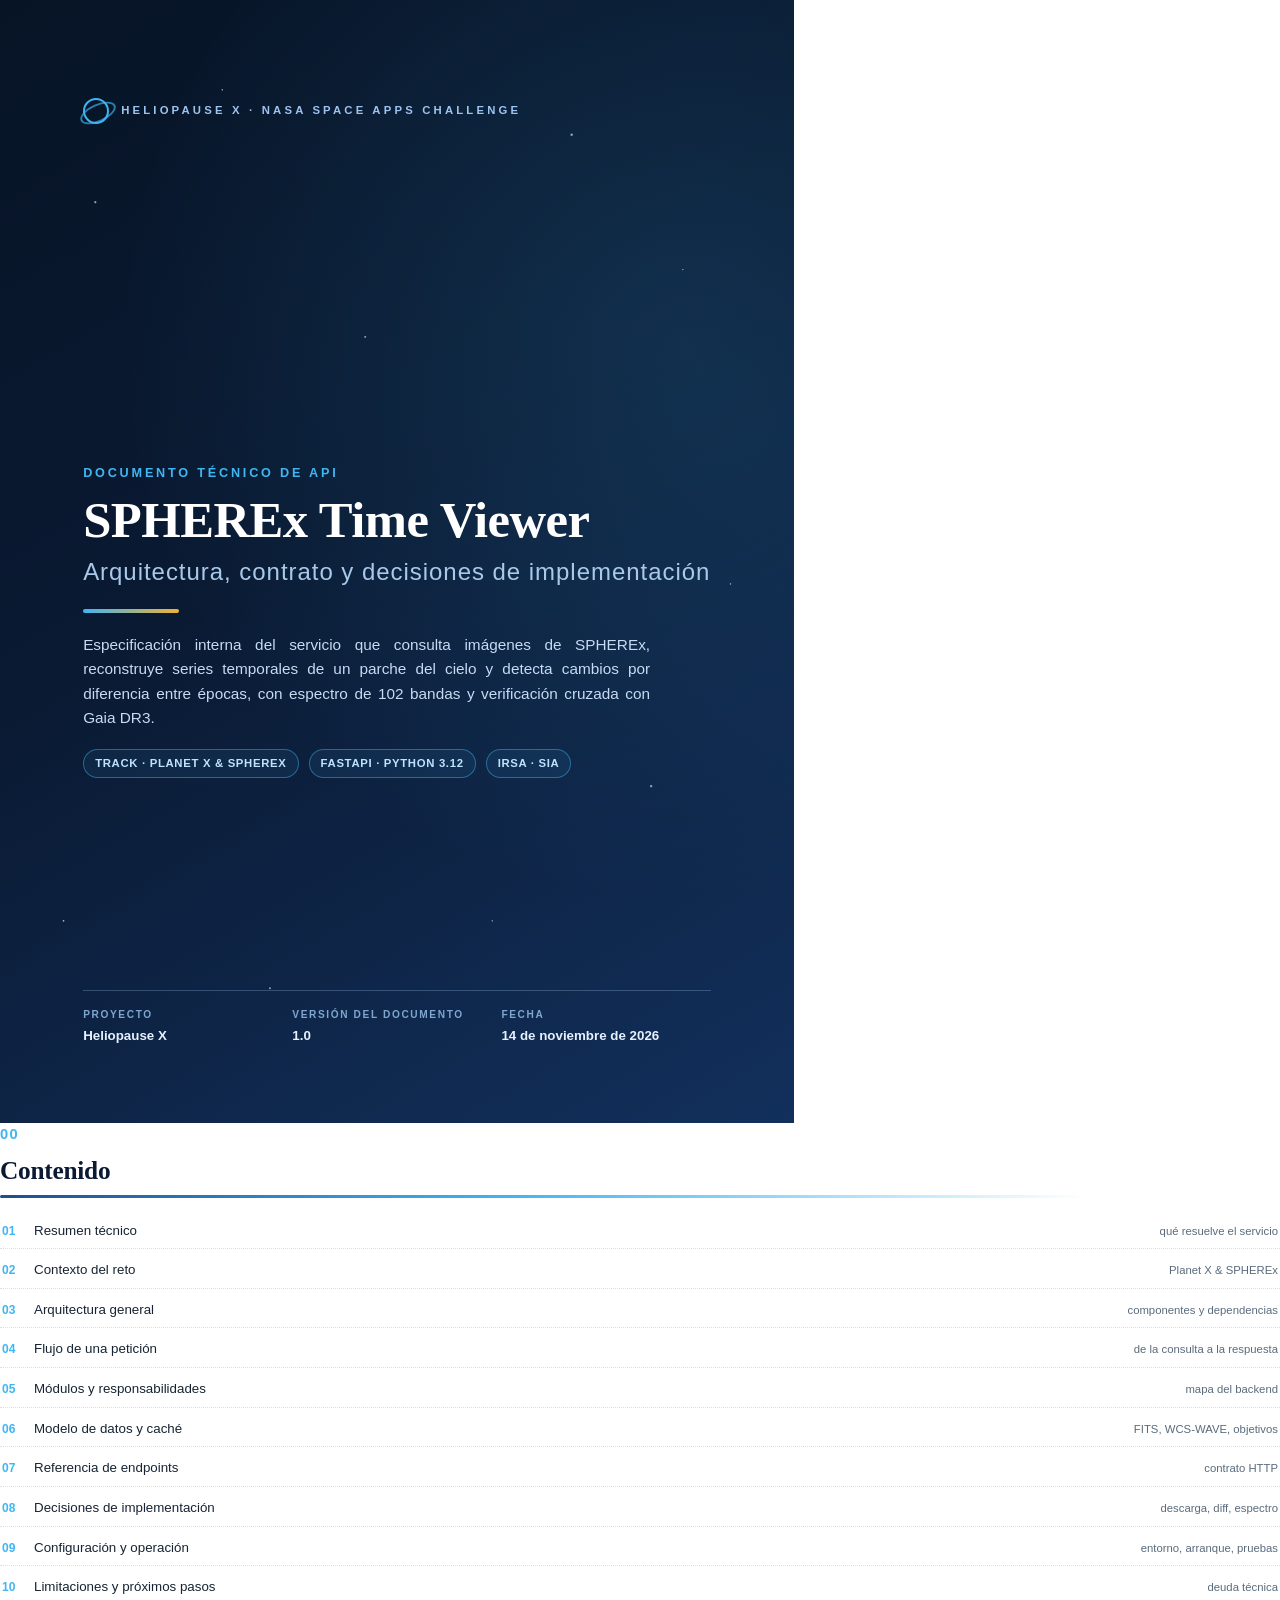
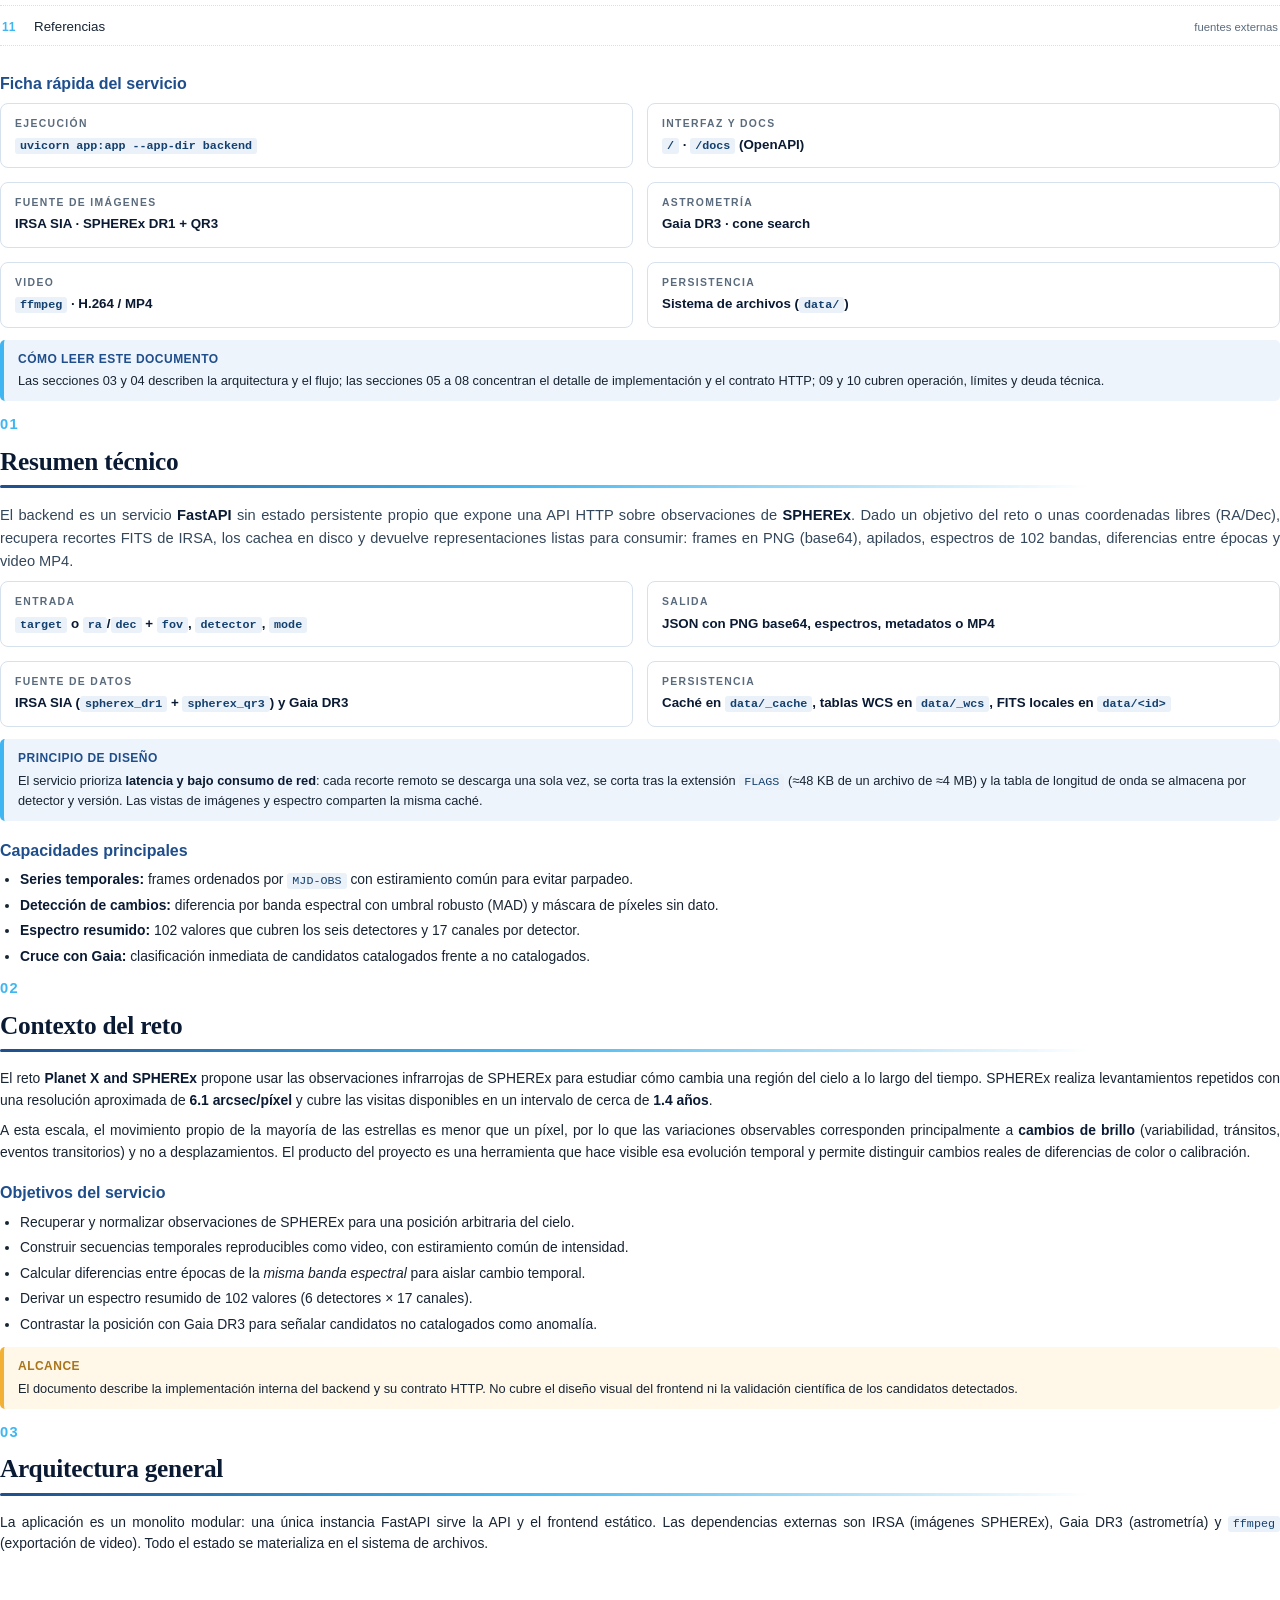
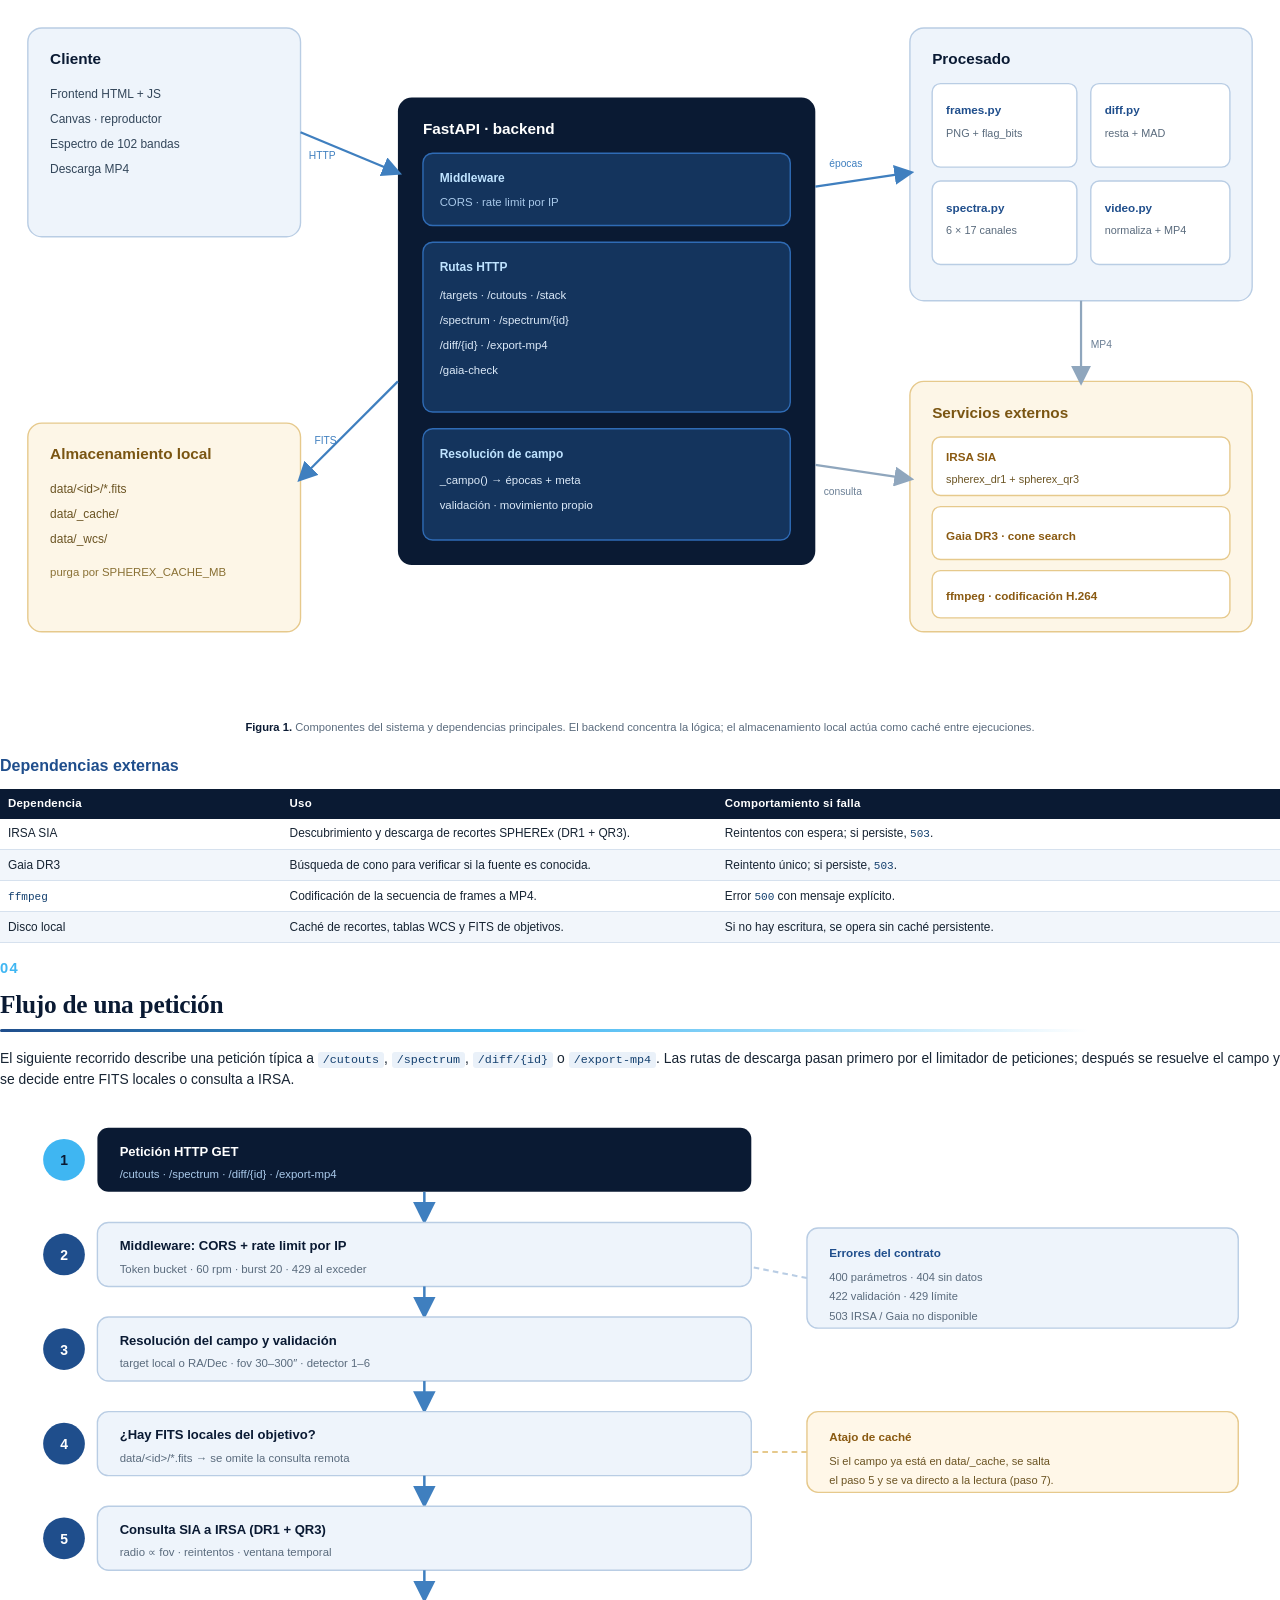
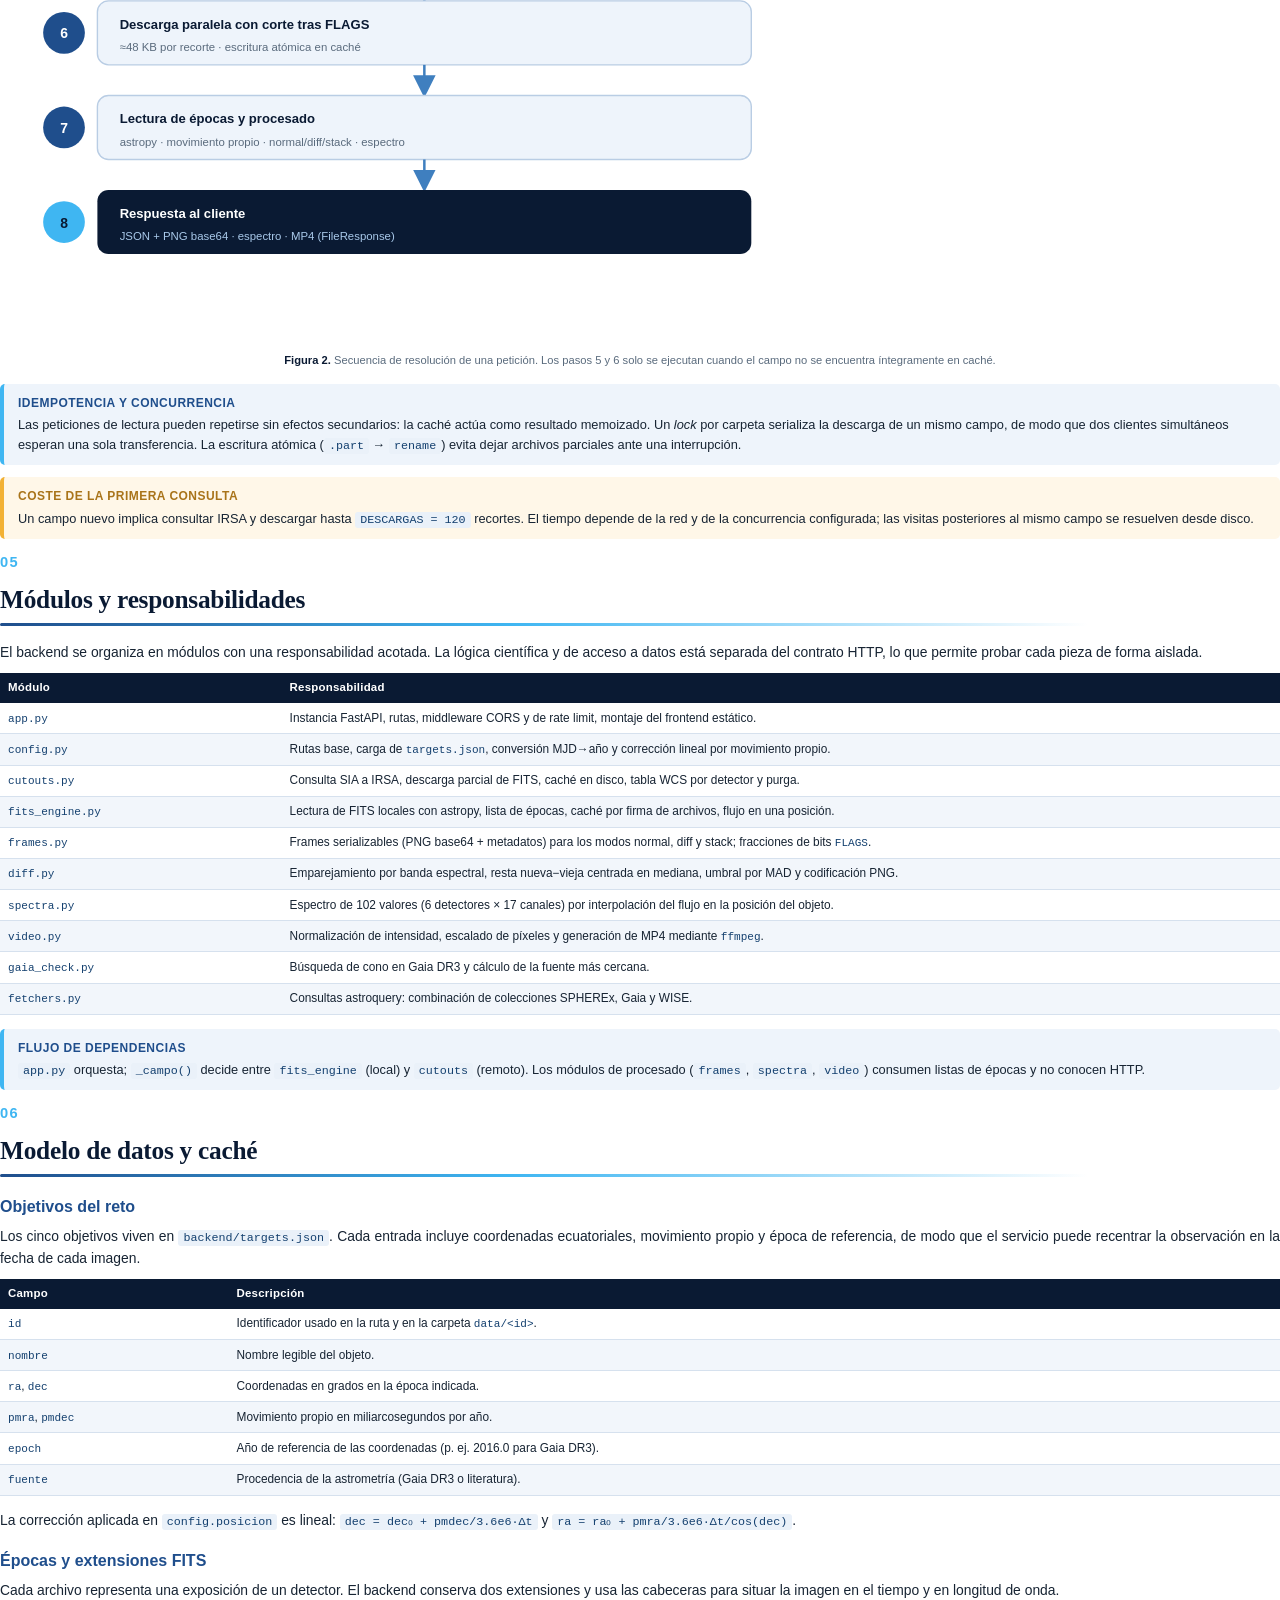
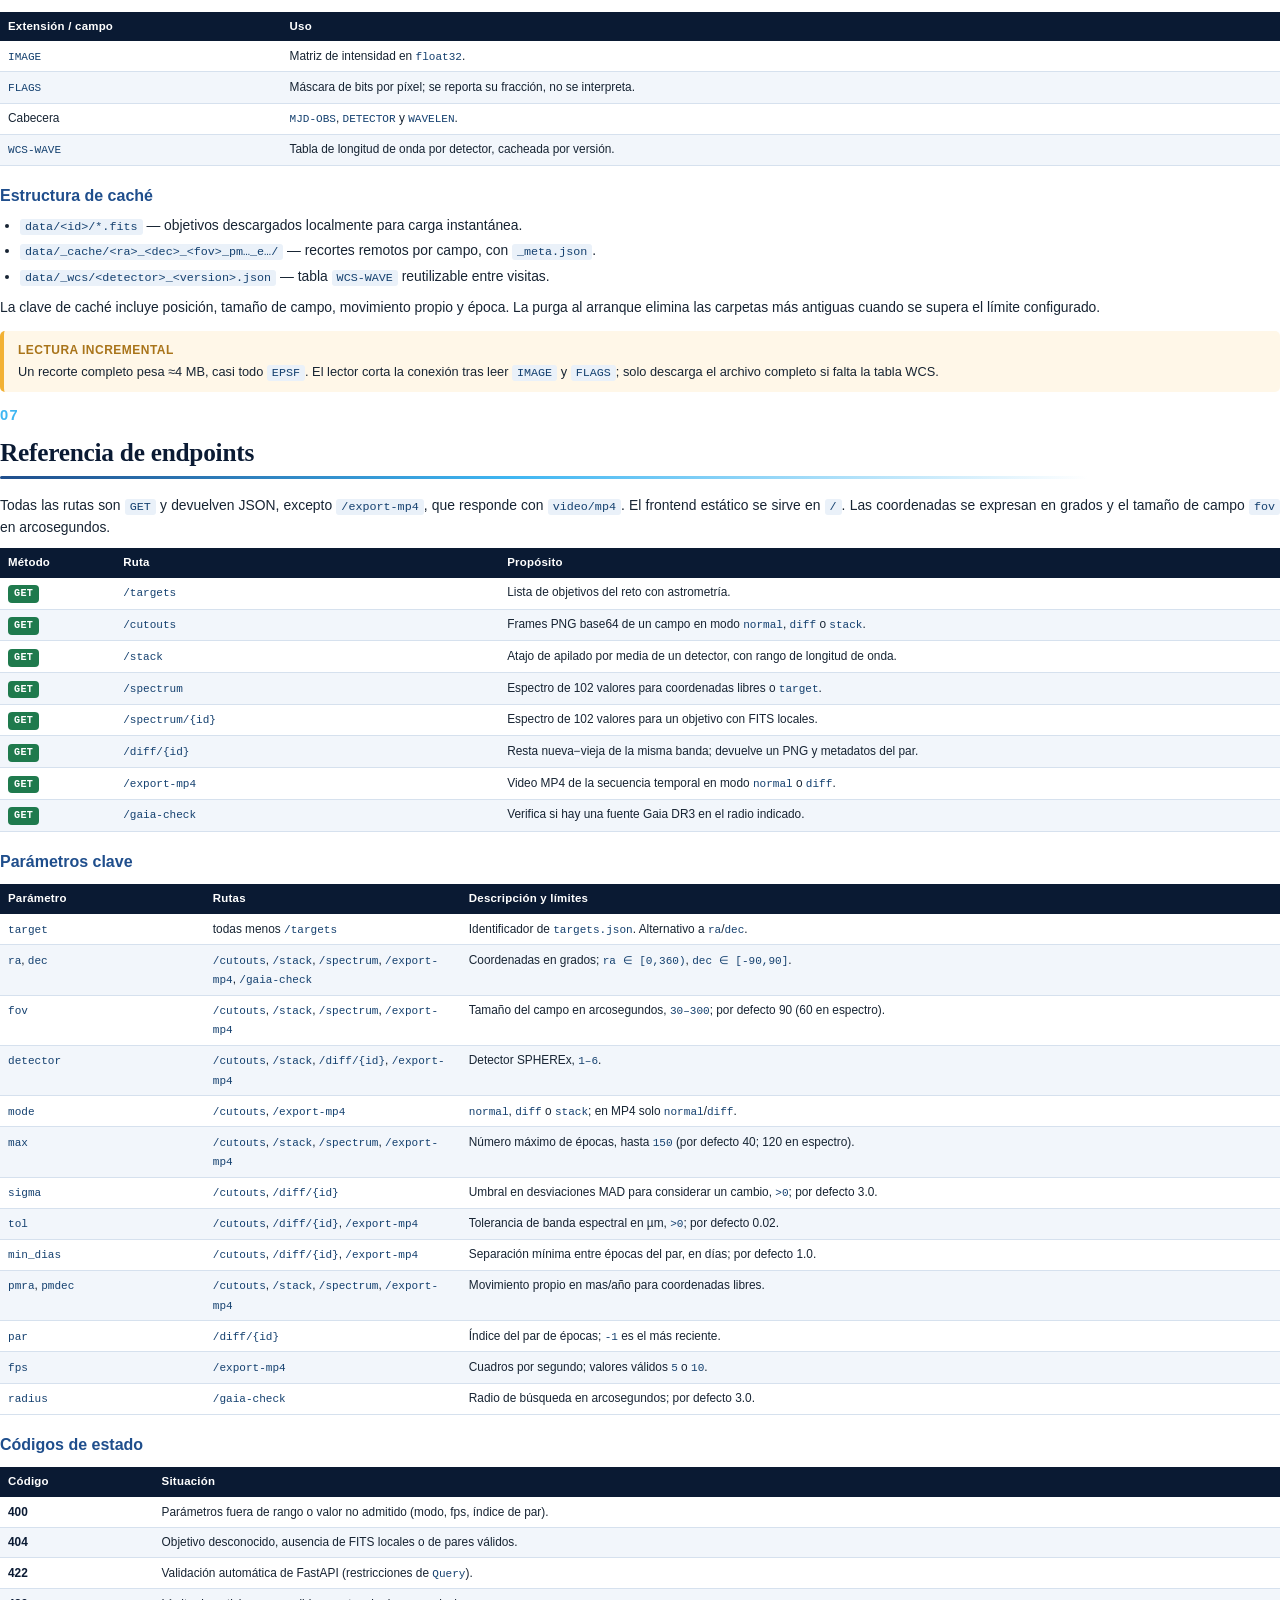
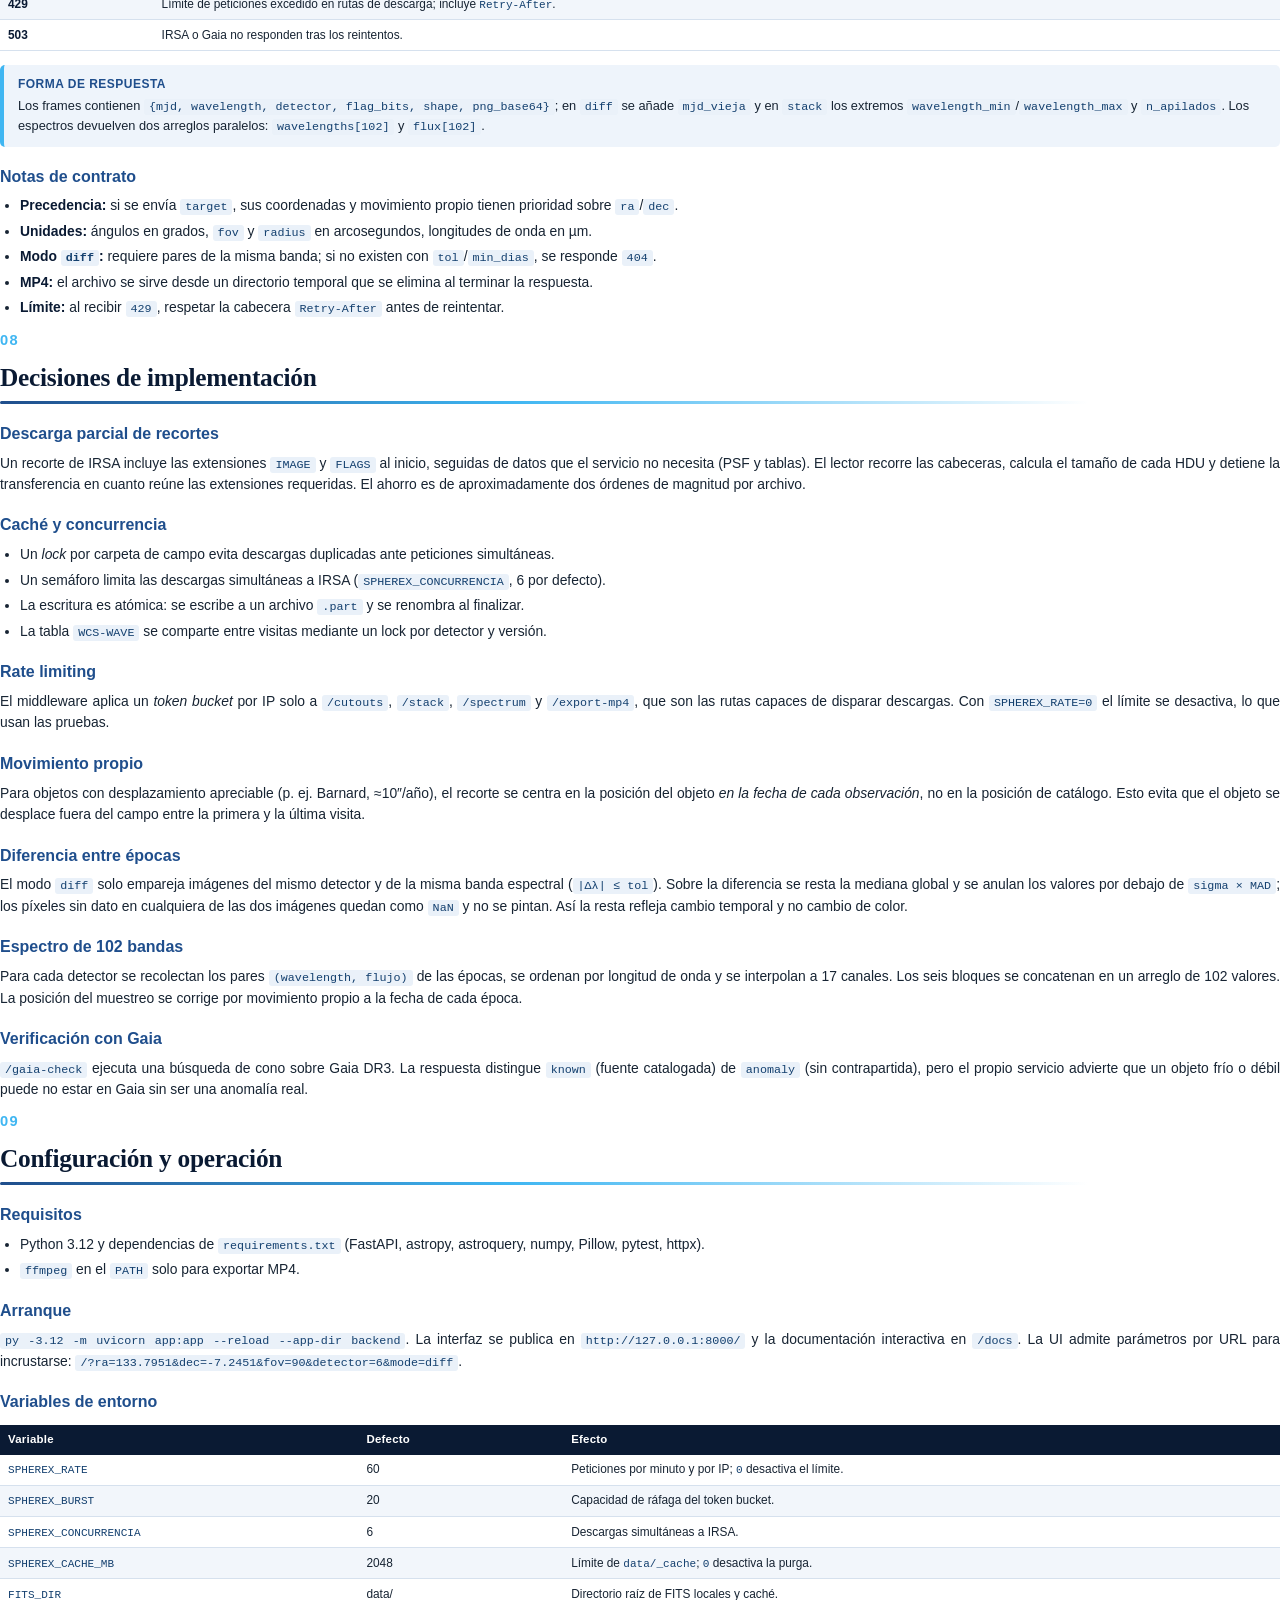
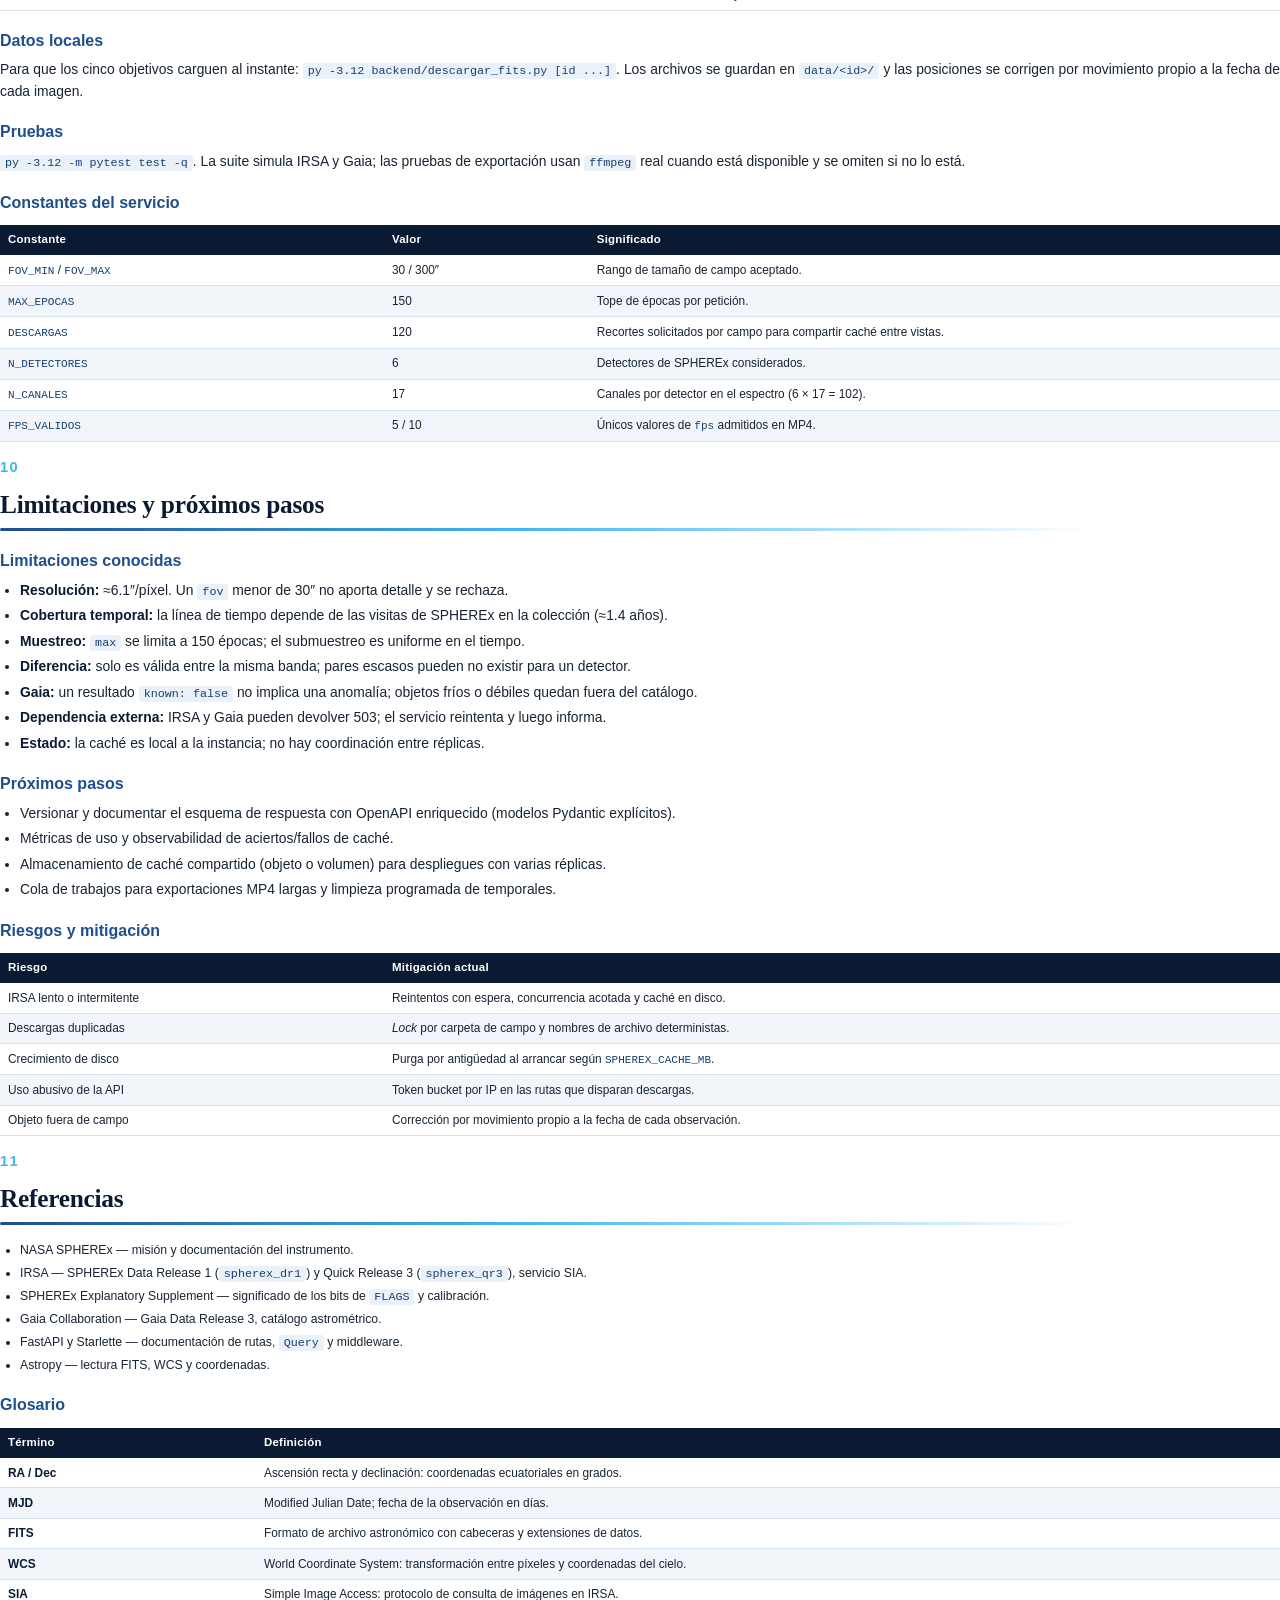
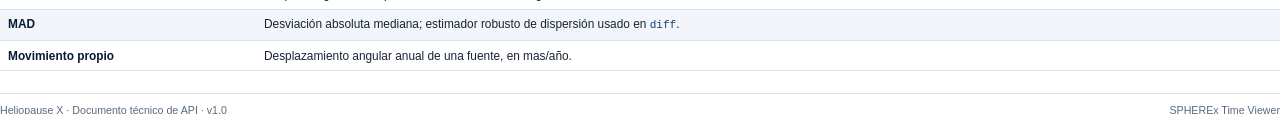
<file: docs/API_SPHEREx.html>
<!DOCTYPE html>
<html lang="es">
<head>
<meta charset="utf-8">
<meta name="viewport" content="width=device-width, initial-scale=1">
<title>API SPHEREx — Documento Técnico</title>
<style>
  :root{
    --navy:#0a1a33; --navy2:#12294d; --blue:#1f4e8c; --blue2:#2f6bb5;
    --cyan:#3fb6f2; --gold:#f2b134; --ink:#172433; --muted:#5a6b7d;
    --line:#d6e1ee; --paper:#f7f9fc; --soft:#eef4fb;
  }
  *{box-sizing:border-box;}
  html,body{margin:0;padding:0;}
  body{
    font-family:"Segoe UI","Helvetica Neue",Arial,sans-serif;
    color:var(--ink); font-size:10.4pt; line-height:1.55; background:#fff;
    -webkit-print-color-adjust:exact; print-color-adjust:exact;
  }
  @page{ size:A4; margin:18mm 16mm 15mm 16mm; }
  @page :first{ margin:0; }

  /* ---------- Portada ---------- */
  .cover{
    width:210mm; height:297mm; padding:26mm 22mm 20mm 22mm;
    background:linear-gradient(150deg,#071426 0%,#0a1a33 46%,#12305c 100%);
    color:#eaf3ff; position:relative; overflow:hidden;
    display:flex; flex-direction:column; justify-content:space-between;
    break-after:page;
  }
  .cover::before{
    content:""; position:absolute; inset:0; opacity:.85;
    background-image:
      radial-gradient(1.6px 1.6px at 12% 18%,#ffffff,transparent),
      radial-gradient(1.2px 1.2px at 28% 8%,#cfe8ff,transparent),
      radial-gradient(1.8px 1.8px at 72% 12%,#ffffff,transparent),
      radial-gradient(1.1px 1.1px at 86% 24%,#bcd9ff,transparent),
      radial-gradient(1.4px 1.4px at 46% 30%,#ffffff,transparent),
      radial-gradient(1.2px 1.2px at 18% 62%,#cfe8ff,transparent),
      radial-gradient(1.7px 1.7px at 82% 70%,#ffffff,transparent),
      radial-gradient(1.1px 1.1px at 62% 82%,#bcd9ff,transparent),
      radial-gradient(1.4px 1.4px at 34% 88%,#ffffff,transparent),
      radial-gradient(1.2px 1.2px at 92% 52%,#cfe8ff,transparent),
      radial-gradient(1.3px 1.3px at 8% 82%,#ffffff,transparent);
  }
  .cover::after{
    content:""; position:absolute; right:-140mm; top:-80mm; width:340mm; height:340mm;
    background:radial-gradient(circle,rgba(63,182,242,.14),transparent 62%);
  }
  .cover > *{ position:relative; z-index:2; }
  .brand{ display:flex; align-items:center; gap:12px; letter-spacing:.28em;
    font-size:8.5pt; text-transform:uppercase; color:#9dc4ef; font-weight:600; }
  .brand .orbit{ width:26px; height:26px; border:2px solid var(--cyan); border-radius:50%;
    position:relative; display:inline-block; }
  .brand .orbit::after{ content:""; position:absolute; width:34px; height:14px;
    border:2px solid rgba(63,182,242,.65); border-radius:50%; left:-6px; top:4px;
    transform:rotate(-24deg); }
  .cover .eyebrow{ margin-top:34mm; color:var(--cyan); font-weight:700;
    letter-spacing:.22em; font-size:9.5pt; text-transform:uppercase; }
  .cover h1{ font-family:Georgia,"Times New Roman",serif; font-size:38pt; line-height:1.06;
    margin:10px 0 0 0; font-weight:700; color:#ffffff; letter-spacing:-.01em; }
  .cover h1 .thin{ display:block; font-size:18pt; letter-spacing:.04em;
    color:#a9c9ea; font-weight:400; margin-top:12px; font-family:"Segoe UI",Arial,sans-serif; }
  .cover .rule{ width:96px; height:4px; background:linear-gradient(90deg,var(--cyan),var(--gold));
    border-radius:2px; margin:24px 0 20px; }
  .cover .lede{ color:#c7dbf2; font-size:11.5pt; max-width:150mm; line-height:1.6; }
  .cover .badges{ display:flex; gap:10px; margin-top:18px; flex-wrap:wrap; }
  .cover .chip{ font-size:8.5pt; letter-spacing:.06em; text-transform:uppercase;
    border:1px solid rgba(63,182,242,.45); color:#bfe3ff; padding:5px 11px; border-radius:999px;
    background:rgba(63,182,242,.08); font-weight:600; }
  .cover .meta{ display:grid; grid-template-columns:1fr 1fr 1fr; gap:0;
    border-top:1px solid rgba(157,196,239,.28); padding-top:16px; }
  .cover .meta .cell{ padding-right:14px; }
  .cover .meta .k{ font-size:7.6pt; letter-spacing:.16em; text-transform:uppercase;
    color:#7fa6cf; margin-bottom:4px; font-weight:700; }
  .cover .meta .v{ font-size:10pt; color:#e6f1ff; font-weight:600; }

  /* ---------- Estructura ---------- */
  .section{ break-before:page; }
  h2{ font-family:Georgia,"Times New Roman",serif; font-size:19pt; color:var(--navy);
    margin:0 0 4px 0; font-weight:700; letter-spacing:-.01em; break-after:avoid; }
  h2 .num{ color:var(--cyan); font-family:"Segoe UI",Arial,sans-serif; font-size:11pt;
    font-weight:800; letter-spacing:.1em; display:block; margin-bottom:6px; }
  .h-rule{ height:3px; width:100%; background:linear-gradient(90deg,var(--blue),var(--cyan) 40%,transparent 85%);
    border-radius:2px; margin:0 0 16px 0; }
  h3{ font-size:12pt; color:var(--blue); margin:18px 0 6px 0; break-after:avoid; }
  h4{ font-size:10.5pt; color:var(--navy); margin:14px 0 4px 0; break-after:avoid; }
  p{ margin:0 0 9px 0; text-align:justify; }
  ul,ol{ margin:6px 0 10px 0; padding-left:20px; }
  li{ margin-bottom:4px; }
  a{ color:var(--blue); text-decoration:none; }
  strong{ color:var(--navy); }
  code{ font-family:Consolas,"Courier New",monospace; font-size:8.8pt; background:#eaf1f9;
    color:#14406f; padding:1px 5px; border-radius:3px; }
  .lead{ font-size:11pt; color:#33465a; }

  /* ---------- Tablas ---------- */
  table{ width:100%; border-collapse:collapse; font-size:8.9pt; margin:10px 0 14px; }
  th{ background:var(--navy); color:#fff; text-align:left; padding:6px 8px;
    font-weight:600; font-size:8.6pt; letter-spacing:.02em; }
  td{ padding:5.5px 8px; border-bottom:1px solid var(--line); vertical-align:top; }
  tr:nth-child(even) td{ background:#f2f6fb; }
  td code{ font-size:8.3pt; background:transparent; padding:0; color:#14406f; }
  .method{ display:inline-block; font-family:Consolas,monospace; font-size:7.6pt;
    font-weight:700; color:#fff; background:var(--blue); padding:1px 6px; border-radius:4px;
    letter-spacing:.03em; }
  .method.get{ background:#1f7a4d; }

  /* ---------- Cajas ---------- */
  .callout{ background:var(--soft); border-left:4px solid var(--cyan); padding:10px 14px;
    border-radius:5px; margin:12px 0; font-size:9.6pt; }
  .callout .t{ font-weight:700; color:var(--blue); display:block; margin-bottom:3px;
    font-size:9pt; letter-spacing:.04em; text-transform:uppercase; }
  .callout.warn{ background:#fff7e8; border-left-color:var(--gold); }
  .callout.warn .t{ color:#a9741a; }
  .grid2{ display:grid; grid-template-columns:1fr 1fr; gap:14px; }
  .card{ border:1px solid var(--line); border-radius:8px; padding:12px 14px; background:#fff; }
  .card .k{ font-size:7.8pt; letter-spacing:.13em; text-transform:uppercase;
    color:var(--muted); font-weight:700; margin-bottom:3px; }
  .card .v{ font-size:10pt; color:var(--navy); font-weight:600; }

  /* ---------- Índice ---------- */
  .toc{ list-style:none; padding:0; margin:8px 0 0; }
  .toc li{ display:flex; align-items:baseline; gap:10px; padding:7px 2px;
    border-bottom:1px dotted var(--line); font-size:10pt; }
  .toc .n{ color:var(--cyan); font-weight:800; min-width:22px; font-size:9pt; }
  .toc .t{ color:var(--ink); }
  .toc .d{ color:var(--muted); margin-left:auto; font-size:8.5pt; }

  /* ---------- Diagramas ---------- */
  .diagram{ width:100%; margin:6px 0 4px; }
  .diagram svg{ width:100%; height:auto; display:block; }
  .caption{ font-size:8.4pt; color:var(--muted); text-align:center; margin:2px 0 14px; }
  .caption b{ color:var(--navy); }

  .footer{ margin-top:22px; padding-top:8px; border-top:1px solid var(--line);
    font-size:8pt; color:var(--muted); display:flex; justify-content:space-between; }
  .kv{ font-size:9.2pt; }
</style>
</head>
<body>

<!-- ========================= PORTADA ========================= -->
<section class="cover">
  <div class="brand"><span class="orbit"></span> Heliopause X · NASA Space Apps Challenge</div>

  <div>
    <div class="eyebrow">Documento técnico de API</div>
    <h1>SPHEREx Time Viewer
      <span class="thin">Arquitectura, contrato y decisiones de implementación</span>
    </h1>
    <div class="rule"></div>
    <p class="lede">Especificación interna del servicio que consulta imágenes de SPHEREx,
      reconstruye series temporales de un parche del cielo y detecta cambios por diferencia
      entre épocas, con espectro de 102 bandas y verificación cruzada con Gaia DR3.</p>
    <div class="badges">
      <span class="chip">Track · Planet X &amp; SPHEREx</span>
      <span class="chip">FastAPI · Python 3.12</span>
      <span class="chip">IRSA · SIA</span>
    </div>
  </div>

  <div class="meta">
    <div class="cell"><div class="k">Proyecto</div><div class="v">Heliopause X</div></div>
    <div class="cell"><div class="k">Versión del documento</div><div class="v">1.0</div></div>
    <div class="cell"><div class="k">Fecha</div><div class="v">14 de noviembre de 2026</div></div>
  </div>
</section>

<!-- ========================= ÍNDICE + RESUMEN ========================= -->
<section class="section">
  <h2><span class="num">00</span>Contenido</h2>
  <div class="h-rule"></div>
  <ol class="toc">
    <li><span class="n">01</span><span class="t">Resumen técnico</span><span class="d">qué resuelve el servicio</span></li>
    <li><span class="n">02</span><span class="t">Contexto del reto</span><span class="d">Planet X &amp; SPHEREx</span></li>
    <li><span class="n">03</span><span class="t">Arquitectura general</span><span class="d">componentes y dependencias</span></li>
    <li><span class="n">04</span><span class="t">Flujo de una petición</span><span class="d">de la consulta a la respuesta</span></li>
    <li><span class="n">05</span><span class="t">Módulos y responsabilidades</span><span class="d">mapa del backend</span></li>
    <li><span class="n">06</span><span class="t">Modelo de datos y caché</span><span class="d">FITS, WCS-WAVE, objetivos</span></li>
    <li><span class="n">07</span><span class="t">Referencia de endpoints</span><span class="d">contrato HTTP</span></li>
    <li><span class="n">08</span><span class="t">Decisiones de implementación</span><span class="d">descarga, diff, espectro</span></li>
    <li><span class="n">09</span><span class="t">Configuración y operación</span><span class="d">entorno, arranque, pruebas</span></li>
    <li><span class="n">10</span><span class="t">Limitaciones y próximos pasos</span><span class="d">deuda técnica</span></li>
    <li><span class="n">11</span><span class="t">Referencias</span><span class="d">fuentes externas</span></li>
  </ol>

  <h3 style="margin-top:26px">Ficha rápida del servicio</h3>
  <div class="grid2">
    <div class="card"><div class="k">Ejecución</div><div class="v"><code>uvicorn app:app --app-dir backend</code></div></div>
    <div class="card"><div class="k">Interfaz y docs</div><div class="v"><code>/</code> · <code>/docs</code> (OpenAPI)</div></div>
    <div class="card"><div class="k">Fuente de imágenes</div><div class="v">IRSA SIA · SPHEREx DR1 + QR3</div></div>
    <div class="card"><div class="k">Astrometría</div><div class="v">Gaia DR3 · cone search</div></div>
    <div class="card"><div class="k">Video</div><div class="v"><code>ffmpeg</code> · H.264 / MP4</div></div>
    <div class="card"><div class="k">Persistencia</div><div class="v">Sistema de archivos (<code>data/</code>)</div></div>
  </div>
  <div class="callout">
    <span class="t">Cómo leer este documento</span>
    Las secciones 03 y 04 describen la arquitectura y el flujo; las secciones 05 a 08 concentran el
    detalle de implementación y el contrato HTTP; 09 y 10 cubren operación, límites y deuda técnica.
  </div>
</section>

<section class="section">
  <h2><span class="num">01</span>Resumen técnico</h2>
  <div class="h-rule"></div>
  <p class="lead">El backend es un servicio <strong>FastAPI</strong> sin estado persistente propio que
    expone una API HTTP sobre observaciones de <strong>SPHEREx</strong>. Dado un objetivo del reto o unas
    coordenadas libres (RA/Dec), recupera recortes FITS de IRSA, los cachea en disco y devuelve
    representaciones listas para consumir: frames en PNG (base64), apilados, espectros de 102 bandas,
    diferencias entre épocas y video MP4.</p>
  <div class="grid2">
    <div class="card"><div class="k">Entrada</div><div class="v"><code>target</code> o <code>ra</code>/<code>dec</code> + <code>fov</code>, <code>detector</code>, <code>mode</code></div></div>
    <div class="card"><div class="k">Salida</div><div class="v">JSON con PNG base64, espectros, metadatos o MP4</div></div>
    <div class="card"><div class="k">Fuente de datos</div><div class="v">IRSA SIA (<code>spherex_dr1</code> + <code>spherex_qr3</code>) y Gaia DR3</div></div>
    <div class="card"><div class="k">Persistencia</div><div class="v">Caché en <code>data/_cache</code>, tablas WCS en <code>data/_wcs</code>, FITS locales en <code>data/&lt;id&gt;</code></div></div>
  </div>
  <div class="callout">
    <span class="t">Principio de diseño</span>
    El servicio prioriza <strong>latencia y bajo consumo de red</strong>: cada recorte remoto se descarga
    una sola vez, se corta tras la extensión <code>FLAGS</code> (≈48 KB de un archivo de ≈4 MB) y la tabla
    de longitud de onda se almacena por detector y versión. Las vistas de imágenes y espectro comparten
    la misma caché.
  </div>

  <h3>Capacidades principales</h3>
  <ul>
    <li><strong>Series temporales:</strong> frames ordenados por <code>MJD-OBS</code> con estiramiento común para evitar parpadeo.</li>
    <li><strong>Detección de cambios:</strong> diferencia por banda espectral con umbral robusto (MAD) y máscara de píxeles sin dato.</li>
    <li><strong>Espectro resumido:</strong> 102 valores que cubren los seis detectores y 17 canales por detector.</li>
    <li><strong>Cruce con Gaia:</strong> clasificación inmediata de candidatos catalogados frente a no catalogados.</li>
  </ul>
</section>

<!-- ========================= CONTEXTO ========================= -->
<section class="section">
  <h2><span class="num">02</span>Contexto del reto</h2>
  <div class="h-rule"></div>
  <p>El reto <strong>Planet X and SPHEREx</strong> propone usar las observaciones infrarrojas de
    SPHEREx para estudiar cómo cambia una región del cielo a lo largo del tiempo. SPHEREx realiza
    levantamientos repetidos con una resolución aproximada de <strong>6.1 arcsec/píxel</strong> y cubre
    las visitas disponibles en un intervalo de cerca de <strong>1.4 años</strong>.</p>
  <p>A esta escala, el movimiento propio de la mayoría de las estrellas es menor que un píxel, por lo que
    las variaciones observables corresponden principalmente a <strong>cambios de brillo</strong>
    (variabilidad, tránsitos, eventos transitorios) y no a desplazamientos. El producto del proyecto es
    una herramienta que hace visible esa evolución temporal y permite distinguir cambios reales de
    diferencias de color o calibración.</p>
  <h3>Objetivos del servicio</h3>
  <ul>
    <li>Recuperar y normalizar observaciones de SPHEREx para una posición arbitraria del cielo.</li>
    <li>Construir secuencias temporales reproducibles como video, con estiramiento común de intensidad.</li>
    <li>Calcular diferencias entre épocas de la <em>misma banda espectral</em> para aislar cambio temporal.</li>
    <li>Derivar un espectro resumido de 102 valores (6 detectores × 17 canales).</li>
    <li>Contrastar la posición con Gaia DR3 para señalar candidatos no catalogados como anomalía.</li>
  </ul>
  <div class="callout warn">
    <span class="t">Alcance</span>
    El documento describe la implementación interna del backend y su contrato HTTP. No cubre el diseño
    visual del frontend ni la validación científica de los candidatos detectados.
  </div>
</section>

<!-- ========================= ARQUITECTURA ========================= -->
<section class="section">
  <h2><span class="num">03</span>Arquitectura general</h2>
  <div class="h-rule"></div>
  <p>La aplicación es un monolito modular: una única instancia FastAPI sirve la API y el frontend
    estático. Las dependencias externas son IRSA (imágenes SPHEREx), Gaia DR3 (astrometría) y
    <code>ffmpeg</code> (exportación de video). Todo el estado se materializa en el sistema de archivos.</p>

  <div class="diagram">
    <svg viewBox="0 0 920 540" xmlns="http://www.w3.org/2000/svg" font-family="Segoe UI, Arial, sans-serif">
      <defs>
        <marker id="ar" markerWidth="9" markerHeight="9" refX="7" refY="4.5" orient="auto">
          <path d="M0,0 L9,4.5 L0,9 z" fill="#3f7fbf"/>
        </marker>
        <marker id="ar2" markerWidth="9" markerHeight="9" refX="7" refY="4.5" orient="auto">
          <path d="M0,0 L9,4.5 L0,9 z" fill="#8fa6bd"/>
        </marker>
      </defs>

      <!-- Client -->
      <rect x="20" y="46" width="196" height="150" rx="10" fill="#eef4fb" stroke="#b9cde4"/>
      <text x="36" y="72" font-size="11" font-weight="700" fill="#0a1a33">Cliente</text>
      <text x="36" y="96" font-size="8.6" fill="#33465a">Frontend HTML + JS</text>
      <text x="36" y="114" font-size="8.6" fill="#33465a">Canvas · reproductor</text>
      <text x="36" y="132" font-size="8.6" fill="#33465a">Espectro de 102 bandas</text>
      <text x="36" y="150" font-size="8.6" fill="#33465a">Descarga MP4</text>

      <!-- Storage -->
      <rect x="20" y="330" width="196" height="150" rx="10" fill="#fdf6e7" stroke="#e6c98c"/>
      <text x="36" y="356" font-size="11" font-weight="700" fill="#7a5512">Almacenamiento local</text>
      <text x="36" y="380" font-size="8.6" fill="#6b5423">data/&lt;id&gt;/*.fits</text>
      <text x="36" y="398" font-size="8.6" fill="#6b5423">data/_cache/</text>
      <text x="36" y="416" font-size="8.6" fill="#6b5423">data/_wcs/</text>
      <text x="36" y="440" font-size="8.2" fill="#8a7135">purga por SPHEREX_CACHE_MB</text>

      <!-- API -->
      <rect x="286" y="96" width="300" height="336" rx="10" fill="#0a1a33"/>
      <text x="304" y="122" font-size="11" font-weight="700" fill="#ffffff">FastAPI · backend</text>
      <rect x="304" y="136" width="264" height="52" rx="7" fill="#14345d" stroke="#2f6bb5"/>
      <text x="316" y="157" font-size="8.6" fill="#bfe3ff" font-weight="700">Middleware</text>
      <text x="316" y="174" font-size="8.2" fill="#a9c9ea">CORS · rate limit por IP</text>
      <rect x="304" y="200" width="264" height="122" rx="7" fill="#14345d" stroke="#2f6bb5"/>
      <text x="316" y="221" font-size="8.6" fill="#bfe3ff" font-weight="700">Rutas HTTP</text>
      <text x="316" y="241" font-size="8.2" fill="#dbe9f8">/targets · /cutouts · /stack</text>
      <text x="316" y="259" font-size="8.2" fill="#dbe9f8">/spectrum · /spectrum/{id}</text>
      <text x="316" y="277" font-size="8.2" fill="#dbe9f8">/diff/{id} · /export-mp4</text>
      <text x="316" y="295" font-size="8.2" fill="#dbe9f8">/gaia-check</text>
      <rect x="304" y="334" width="264" height="80" rx="7" fill="#14345d" stroke="#2f6bb5"/>
      <text x="316" y="355" font-size="8.6" fill="#bfe3ff" font-weight="700">Resolución de campo</text>
      <text x="316" y="374" font-size="8.2" fill="#dbe9f8">_campo() → épocas + meta</text>
      <text x="316" y="392" font-size="8.2" fill="#dbe9f8">validación · movimiento propio</text>

      <!-- Processing -->
      <rect x="654" y="46" width="246" height="196" rx="10" fill="#eef4fb" stroke="#b9cde4"/>
      <text x="670" y="72" font-size="11" font-weight="700" fill="#0a1a33">Procesado</text>
      <rect x="670" y="86" width="104" height="60" rx="6" fill="#ffffff" stroke="#b9cde4"/>
      <text x="680" y="108" font-size="8.4" font-weight="700" fill="#1f4e8c">frames.py</text>
      <text x="680" y="124" font-size="7.8" fill="#5a6b7d">PNG + flag_bits</text>
      <rect x="784" y="86" width="100" height="60" rx="6" fill="#ffffff" stroke="#b9cde4"/>
      <text x="794" y="108" font-size="8.4" font-weight="700" fill="#1f4e8c">diff.py</text>
      <text x="794" y="124" font-size="7.8" fill="#5a6b7d">resta + MAD</text>
      <rect x="670" y="156" width="104" height="60" rx="6" fill="#ffffff" stroke="#b9cde4"/>
      <text x="680" y="178" font-size="8.4" font-weight="700" fill="#1f4e8c">spectra.py</text>
      <text x="680" y="194" font-size="7.8" fill="#5a6b7d">6 × 17 canales</text>
      <rect x="784" y="156" width="100" height="60" rx="6" fill="#ffffff" stroke="#b9cde4"/>
      <text x="794" y="178" font-size="8.4" font-weight="700" fill="#1f4e8c">video.py</text>
      <text x="794" y="194" font-size="7.8" fill="#5a6b7d">normaliza + MP4</text>

      <!-- External -->
      <rect x="654" y="300" width="246" height="180" rx="10" fill="#fdf6e7" stroke="#e6c98c"/>
      <text x="670" y="326" font-size="11" font-weight="700" fill="#7a5512">Servicios externos</text>
      <rect x="670" y="340" width="214" height="42" rx="6" fill="#ffffff" stroke="#e6c98c"/>
      <text x="680" y="357" font-size="8.4" font-weight="700" fill="#8a5a12">IRSA SIA</text>
      <text x="680" y="373" font-size="7.8" fill="#6b5423">spherex_dr1 + spherex_qr3</text>
      <rect x="670" y="390" width="214" height="38" rx="6" fill="#ffffff" stroke="#e6c98c"/>
      <text x="680" y="414" font-size="8.4" font-weight="700" fill="#8a5a12">Gaia DR3 · cone search</text>
      <rect x="670" y="436" width="214" height="34" rx="6" fill="#ffffff" stroke="#e6c98c"/>
      <text x="680" y="457" font-size="8.4" font-weight="700" fill="#8a5a12">ffmpeg · codificación H.264</text>

      <!-- Arrows -->
      <line x1="216" y1="121" x2="286" y2="150" stroke="#3f7fbf" stroke-width="1.6" marker-end="url(#ar)"/>
      <text x="222" y="140" font-size="7.4" fill="#3f7fbf">HTTP</text>
      <line x1="286" y1="300" x2="216" y2="370" stroke="#3f7fbf" stroke-width="1.6" marker-end="url(#ar)"/>
      <text x="226" y="345" font-size="7.4" fill="#3f7fbf">FITS</text>
      <line x1="586" y1="160" x2="654" y2="150" stroke="#3f7fbf" stroke-width="1.6" marker-end="url(#ar)"/>
      <text x="596" y="146" font-size="7.4" fill="#3f7fbf">épocas</text>
      <line x1="586" y1="360" x2="654" y2="370" stroke="#8fa6bd" stroke-width="1.6" marker-end="url(#ar2)"/>
      <text x="592" y="382" font-size="7.4" fill="#6b7f95">consulta</text>
      <line x1="777" y1="242" x2="777" y2="300" stroke="#8fa6bd" stroke-width="1.6" marker-end="url(#ar2)"/>
      <text x="784" y="276" font-size="7.4" fill="#6b7f95">MP4</text>
    </svg>
  </div>
  <p class="caption"><b>Figura 1.</b> Componentes del sistema y dependencias principales. El backend
    concentra la lógica; el almacenamiento local actúa como caché entre ejecuciones.</p>

  <h3>Dependencias externas</h3>
  <table>
    <thead><tr><th style="width:22%">Dependencia</th><th style="width:34%">Uso</th><th>Comportamiento si falla</th></tr></thead>
    <tbody>
      <tr><td>IRSA SIA</td><td>Descubrimiento y descarga de recortes SPHEREx (DR1 + QR3).</td><td>Reintentos con espera; si persiste, <code>503</code>.</td></tr>
      <tr><td>Gaia DR3</td><td>Búsqueda de cono para verificar si la fuente es conocida.</td><td>Reintento único; si persiste, <code>503</code>.</td></tr>
      <tr><td><code>ffmpeg</code></td><td>Codificación de la secuencia de frames a MP4.</td><td>Error <code>500</code> con mensaje explícito.</td></tr>
      <tr><td>Disco local</td><td>Caché de recortes, tablas WCS y FITS de objetivos.</td><td>Si no hay escritura, se opera sin caché persistente.</td></tr>
    </tbody>
  </table>
</section>

<!-- ========================= FLUJO ========================= -->
<section class="section">
  <h2><span class="num">04</span>Flujo de una petición</h2>
  <div class="h-rule"></div>
  <p>El siguiente recorrido describe una petición típica a <code>/cutouts</code>, <code>/spectrum</code>,
    <code>/diff/{id}</code> o <code>/export-mp4</code>. Las rutas de descarga pasan primero por el
    limitador de peticiones; después se resuelve el campo y se decide entre FITS locales o consulta a IRSA.</p>

  <div class="diagram">
    <svg viewBox="0 0 920 610" xmlns="http://www.w3.org/2000/svg" font-family="Segoe UI, Arial, sans-serif">
      <defs>
        <marker id="af" markerWidth="9" markerHeight="9" refX="7" refY="4.5" orient="auto">
          <path d="M0,0 L9,4.5 L0,9 z" fill="#3f7fbf"/>
        </marker>
      </defs>
      <!-- steps -->
      <g>
        <rect x="70" y="20" width="470" height="46" rx="8" fill="#0a1a33"/>
        <circle cx="46" cy="43" r="15" fill="#3fb6f2"/>
        <text x="46" y="47" font-size="10" font-weight="700" fill="#0a1a33" text-anchor="middle">1</text>
        <text x="86" y="40" font-size="9.4" font-weight="700" fill="#ffffff">Petición HTTP GET</text>
        <text x="86" y="56" font-size="8.2" fill="#a9c9ea">/cutouts · /spectrum · /diff/{id} · /export-mp4</text>
      </g>
      <line x1="305" y1="66" x2="305" y2="86" stroke="#3f7fbf" stroke-width="1.8" marker-end="url(#af)"/>

      <g>
        <rect x="70" y="88" width="470" height="46" rx="8" fill="#eef4fb" stroke="#b9cde4"/>
        <circle cx="46" cy="111" r="15" fill="#1f4e8c"/>
        <text x="46" y="115" font-size="10" font-weight="700" fill="#ffffff" text-anchor="middle">2</text>
        <text x="86" y="108" font-size="9.4" font-weight="700" fill="#0a1a33">Middleware: CORS + rate limit por IP</text>
        <text x="86" y="124" font-size="8.2" fill="#5a6b7d">Token bucket · 60 rpm · burst 20 · 429 al exceder</text>
      </g>
      <line x1="305" y1="134" x2="305" y2="154" stroke="#3f7fbf" stroke-width="1.8" marker-end="url(#af)"/>

      <g>
        <rect x="70" y="156" width="470" height="46" rx="8" fill="#eef4fb" stroke="#b9cde4"/>
        <circle cx="46" cy="179" r="15" fill="#1f4e8c"/>
        <text x="46" y="183" font-size="10" font-weight="700" fill="#ffffff" text-anchor="middle">3</text>
        <text x="86" y="176" font-size="9.4" font-weight="700" fill="#0a1a33">Resolución del campo y validación</text>
        <text x="86" y="192" font-size="8.2" fill="#5a6b7d">target local o RA/Dec · fov 30–300″ · detector 1–6</text>
      </g>
      <line x1="305" y1="202" x2="305" y2="222" stroke="#3f7fbf" stroke-width="1.8" marker-end="url(#af)"/>

      <g>
        <rect x="70" y="224" width="470" height="46" rx="8" fill="#eef4fb" stroke="#b9cde4"/>
        <circle cx="46" cy="247" r="15" fill="#1f4e8c"/>
        <text x="46" y="251" font-size="10" font-weight="700" fill="#ffffff" text-anchor="middle">4</text>
        <text x="86" y="244" font-size="9.4" font-weight="700" fill="#0a1a33">¿Hay FITS locales del objetivo?</text>
        <text x="86" y="260" font-size="8.2" fill="#5a6b7d">data/&lt;id&gt;/*.fits → se omite la consulta remota</text>
      </g>
      <line x1="305" y1="270" x2="305" y2="290" stroke="#3f7fbf" stroke-width="1.8" marker-end="url(#af)"/>

      <g>
        <rect x="70" y="292" width="470" height="46" rx="8" fill="#eef4fb" stroke="#b9cde4"/>
        <circle cx="46" cy="315" r="15" fill="#1f4e8c"/>
        <text x="46" y="319" font-size="10" font-weight="700" fill="#ffffff" text-anchor="middle">5</text>
        <text x="86" y="312" font-size="9.4" font-weight="700" fill="#0a1a33">Consulta SIA a IRSA (DR1 + QR3)</text>
        <text x="86" y="328" font-size="8.2" fill="#5a6b7d">radio ∝ fov · reintentos · ventana temporal</text>
      </g>
      <line x1="305" y1="338" x2="305" y2="358" stroke="#3f7fbf" stroke-width="1.8" marker-end="url(#af)"/>

      <g>
        <rect x="70" y="360" width="470" height="46" rx="8" fill="#eef4fb" stroke="#b9cde4"/>
        <circle cx="46" cy="383" r="15" fill="#1f4e8c"/>
        <text x="46" y="387" font-size="10" font-weight="700" fill="#ffffff" text-anchor="middle">6</text>
        <text x="86" y="380" font-size="9.4" font-weight="700" fill="#0a1a33">Descarga paralela con corte tras FLAGS</text>
        <text x="86" y="396" font-size="8.2" fill="#5a6b7d">≈48 KB por recorte · escritura atómica en caché</text>
      </g>
      <line x1="305" y1="406" x2="305" y2="426" stroke="#3f7fbf" stroke-width="1.8" marker-end="url(#af)"/>

      <g>
        <rect x="70" y="428" width="470" height="46" rx="8" fill="#eef4fb" stroke="#b9cde4"/>
        <circle cx="46" cy="451" r="15" fill="#1f4e8c"/>
        <text x="46" y="455" font-size="10" font-weight="700" fill="#ffffff" text-anchor="middle">7</text>
        <text x="86" y="448" font-size="9.4" font-weight="700" fill="#0a1a33">Lectura de épocas y procesado</text>
        <text x="86" y="464" font-size="8.2" fill="#5a6b7d">astropy · movimiento propio · normal/diff/stack · espectro</text>
      </g>
      <line x1="305" y1="474" x2="305" y2="494" stroke="#3f7fbf" stroke-width="1.8" marker-end="url(#af)"/>

      <g>
        <rect x="70" y="496" width="470" height="46" rx="8" fill="#0a1a33"/>
        <circle cx="46" cy="519" r="15" fill="#3fb6f2"/>
        <text x="46" y="523" font-size="10" font-weight="700" fill="#0a1a33" text-anchor="middle">8</text>
        <text x="86" y="516" font-size="9.4" font-weight="700" fill="#ffffff">Respuesta al cliente</text>
        <text x="86" y="532" font-size="8.2" fill="#a9c9ea">JSON + PNG base64 · espectro · MP4 (FileResponse)</text>
      </g>

      <!-- side notes -->
      <rect x="580" y="224" width="310" height="58" rx="8" fill="#fff7e8" stroke="#e6c98c"/>
      <text x="596" y="245" font-size="8.4" font-weight="700" fill="#8a5a12">Atajo de caché</text>
      <text x="596" y="262" font-size="8" fill="#6b5423">Si el campo ya está en data/_cache, se salta</text>
      <text x="596" y="276" font-size="8" fill="#6b5423">el paso 5 y se va directo a la lectura (paso 7).</text>
      <line x1="580" y1="253" x2="540" y2="253" stroke="#e6c98c" stroke-width="1.5" stroke-dasharray="4 3"/>

      <rect x="580" y="92" width="310" height="72" rx="8" fill="#eef4fb" stroke="#b9cde4"/>
      <text x="596" y="113" font-size="8.4" font-weight="700" fill="#1f4e8c">Errores del contrato</text>
      <text x="596" y="130" font-size="8" fill="#5a6b7d">400 parámetros · 404 sin datos</text>
      <text x="596" y="144" font-size="8" fill="#5a6b7d">422 validación · 429 límite</text>
      <text x="596" y="158" font-size="8" fill="#5a6b7d">503 IRSA / Gaia no disponible</text>
      <line x1="580" y1="128" x2="540" y2="120" stroke="#b9cde4" stroke-width="1.5" stroke-dasharray="4 3"/>
    </svg>
  </div>
  <p class="caption"><b>Figura 2.</b> Secuencia de resolución de una petición. Los pasos 5 y 6 solo se
    ejecutan cuando el campo no se encuentra íntegramente en caché.</p>

  <div class="callout">
    <span class="t">Idempotencia y concurrencia</span>
    Las peticiones de lectura pueden repetirse sin efectos secundarios: la caché actúa como resultado
    memoizado. Un <em>lock</em> por carpeta serializa la descarga de un mismo campo, de modo que dos
    clientes simultáneos esperan una sola transferencia. La escritura atómica (<code>.part</code> →
    <code>rename</code>) evita dejar archivos parciales ante una interrupción.
  </div>
  <div class="callout warn">
    <span class="t">Coste de la primera consulta</span>
    Un campo nuevo implica consultar IRSA y descargar hasta <code>DESCARGAS = 120</code> recortes. El
    tiempo depende de la red y de la concurrencia configurada; las visitas posteriores al mismo campo
    se resuelven desde disco.
  </div>
</section>

<!-- ========================= MÓDULOS ========================= -->
<section class="section">
  <h2><span class="num">05</span>Módulos y responsabilidades</h2>
  <div class="h-rule"></div>
  <p>El backend se organiza en módulos con una responsabilidad acotada. La lógica científica y de
    acceso a datos está separada del contrato HTTP, lo que permite probar cada pieza de forma aislada.</p>
  <table>
    <thead><tr><th style="width:22%">Módulo</th><th>Responsabilidad</th></tr></thead>
    <tbody>
      <tr><td><code>app.py</code></td><td>Instancia FastAPI, rutas, middleware CORS y de rate limit, montaje del frontend estático.</td></tr>
      <tr><td><code>config.py</code></td><td>Rutas base, carga de <code>targets.json</code>, conversión MJD→año y corrección lineal por movimiento propio.</td></tr>
      <tr><td><code>cutouts.py</code></td><td>Consulta SIA a IRSA, descarga parcial de FITS, caché en disco, tabla WCS por detector y purga.</td></tr>
      <tr><td><code>fits_engine.py</code></td><td>Lectura de FITS locales con astropy, lista de épocas, caché por firma de archivos, flujo en una posición.</td></tr>
      <tr><td><code>frames.py</code></td><td>Frames serializables (PNG base64 + metadatos) para los modos normal, diff y stack; fracciones de bits <code>FLAGS</code>.</td></tr>
      <tr><td><code>diff.py</code></td><td>Emparejamiento por banda espectral, resta nueva−vieja centrada en mediana, umbral por MAD y codificación PNG.</td></tr>
      <tr><td><code>spectra.py</code></td><td>Espectro de 102 valores (6 detectores × 17 canales) por interpolación del flujo en la posición del objeto.</td></tr>
      <tr><td><code>video.py</code></td><td>Normalización de intensidad, escalado de píxeles y generación de MP4 mediante <code>ffmpeg</code>.</td></tr>
      <tr><td><code>gaia_check.py</code></td><td>Búsqueda de cono en Gaia DR3 y cálculo de la fuente más cercana.</td></tr>
      <tr><td><code>fetchers.py</code></td><td>Consultas astroquery: combinación de colecciones SPHEREx, Gaia y WISE.</td></tr>
    </tbody>
  </table>
  <div class="callout">
    <span class="t">Flujo de dependencias</span>
    <code>app.py</code> orquesta; <code>_campo()</code> decide entre <code>fits_engine</code> (local) y
    <code>cutouts</code> (remoto). Los módulos de procesado (<code>frames</code>, <code>spectra</code>,
    <code>video</code>) consumen listas de épocas y no conocen HTTP.
  </div>
</section>

<!-- ========================= MODELO DE DATOS ========================= -->
<section class="section">
  <h2><span class="num">06</span>Modelo de datos y caché</h2>
  <div class="h-rule"></div>

  <h3>Objetivos del reto</h3>
  <p>Los cinco objetivos viven en <code>backend/targets.json</code>. Cada entrada incluye coordenadas
    ecuatoriales, movimiento propio y época de referencia, de modo que el servicio puede recentrar la
    observación en la fecha de cada imagen.</p>
  <table>
    <thead><tr><th>Campo</th><th>Descripción</th></tr></thead>
    <tbody>
      <tr><td><code>id</code></td><td>Identificador usado en la ruta y en la carpeta <code>data/&lt;id&gt;</code>.</td></tr>
      <tr><td><code>nombre</code></td><td>Nombre legible del objeto.</td></tr>
      <tr><td><code>ra</code>, <code>dec</code></td><td>Coordenadas en grados en la época indicada.</td></tr>
      <tr><td><code>pmra</code>, <code>pmdec</code></td><td>Movimiento propio en miliarcosegundos por año.</td></tr>
      <tr><td><code>epoch</code></td><td>Año de referencia de las coordenadas (p. ej. 2016.0 para Gaia DR3).</td></tr>
      <tr><td><code>fuente</code></td><td>Procedencia de la astrometría (Gaia DR3 o literatura).</td></tr>
    </tbody>
  </table>
  <p>La corrección aplicada en <code>config.posicion</code> es lineal:
    <code>dec = dec₀ + pmdec/3.6e6·Δt</code> y <code>ra = ra₀ + pmra/3.6e6·Δt/cos(dec)</code>.</p>

  <h3>Épocas y extensiones FITS</h3>
  <p>Cada archivo representa una exposición de un detector. El backend conserva dos extensiones y usa
    las cabeceras para situar la imagen en el tiempo y en longitud de onda.</p>
  <table>
    <thead><tr><th style="width:22%">Extensión / campo</th><th>Uso</th></tr></thead>
    <tbody>
      <tr><td><code>IMAGE</code></td><td>Matriz de intensidad en <code>float32</code>.</td></tr>
      <tr><td><code>FLAGS</code></td><td>Máscara de bits por píxel; se reporta su fracción, no se interpreta.</td></tr>
      <tr><td>Cabecera</td><td><code>MJD-OBS</code>, <code>DETECTOR</code> y <code>WAVELEN</code>.</td></tr>
      <tr><td><code>WCS-WAVE</code></td><td>Tabla de longitud de onda por detector, cacheada por versión.</td></tr>
    </tbody>
  </table>

  <h3>Estructura de caché</h3>
  <ul>
    <li><code>data/&lt;id&gt;/*.fits</code> — objetivos descargados localmente para carga instantánea.</li>
    <li><code>data/_cache/&lt;ra&gt;_&lt;dec&gt;_&lt;fov&gt;_pm…_e…/</code> — recortes remotos por campo, con <code>_meta.json</code>.</li>
    <li><code>data/_wcs/&lt;detector&gt;_&lt;version&gt;.json</code> — tabla <code>WCS-WAVE</code> reutilizable entre visitas.</li>
  </ul>
  <p>La clave de caché incluye posición, tamaño de campo, movimiento propio y época. La purga al arranque
    elimina las carpetas más antiguas cuando se supera el límite configurado.</p>
  <div class="callout warn">
    <span class="t">Lectura incremental</span>
    Un recorte completo pesa ≈4 MB, casi todo <code>EPSF</code>. El lector corta la conexión tras leer
    <code>IMAGE</code> y <code>FLAGS</code>; solo descarga el archivo completo si falta la tabla WCS.
  </div>
</section>

<!-- ========================= ENDPOINTS ========================= -->
<section class="section">
  <h2><span class="num">07</span>Referencia de endpoints</h2>
  <div class="h-rule"></div>
  <p>Todas las rutas son <code>GET</code> y devuelven JSON, excepto <code>/export-mp4</code>, que responde
    con <code>video/mp4</code>. El frontend estático se sirve en <code>/</code>. Las coordenadas se
    expresan en grados y el tamaño de campo <code>fov</code> en arcosegundos.</p>

  <table>
    <thead><tr><th style="width:9%">Método</th><th style="width:30%">Ruta</th><th>Propósito</th></tr></thead>
    <tbody>
      <tr><td><span class="method get">GET</span></td><td><code>/targets</code></td><td>Lista de objetivos del reto con astrometría.</td></tr>
      <tr><td><span class="method get">GET</span></td><td><code>/cutouts</code></td><td>Frames PNG base64 de un campo en modo <code>normal</code>, <code>diff</code> o <code>stack</code>.</td></tr>
      <tr><td><span class="method get">GET</span></td><td><code>/stack</code></td><td>Atajo de apilado por media de un detector, con rango de longitud de onda.</td></tr>
      <tr><td><span class="method get">GET</span></td><td><code>/spectrum</code></td><td>Espectro de 102 valores para coordenadas libres o <code>target</code>.</td></tr>
      <tr><td><span class="method get">GET</span></td><td><code>/spectrum/{id}</code></td><td>Espectro de 102 valores para un objetivo con FITS locales.</td></tr>
      <tr><td><span class="method get">GET</span></td><td><code>/diff/{id}</code></td><td>Resta nueva−vieja de la misma banda; devuelve un PNG y metadatos del par.</td></tr>
      <tr><td><span class="method get">GET</span></td><td><code>/export-mp4</code></td><td>Video MP4 de la secuencia temporal en modo <code>normal</code> o <code>diff</code>.</td></tr>
      <tr><td><span class="method get">GET</span></td><td><code>/gaia-check</code></td><td>Verifica si hay una fuente Gaia DR3 en el radio indicado.</td></tr>
    </tbody>
  </table>

  <h3>Parámetros clave</h3>
  <table>
    <thead><tr><th style="width:16%">Parámetro</th><th style="width:20%">Rutas</th><th>Descripción y límites</th></tr></thead>
    <tbody>
      <tr><td><code>target</code></td><td>todas menos <code>/targets</code></td><td>Identificador de <code>targets.json</code>. Alternativo a <code>ra</code>/<code>dec</code>.</td></tr>
      <tr><td><code>ra</code>, <code>dec</code></td><td><code>/cutouts</code>, <code>/stack</code>, <code>/spectrum</code>, <code>/export-mp4</code>, <code>/gaia-check</code></td><td>Coordenadas en grados; <code>ra ∈ [0,360)</code>, <code>dec ∈ [-90,90]</code>.</td></tr>
      <tr><td><code>fov</code></td><td><code>/cutouts</code>, <code>/stack</code>, <code>/spectrum</code>, <code>/export-mp4</code></td><td>Tamaño del campo en arcosegundos, <code>30–300</code>; por defecto 90 (60 en espectro).</td></tr>
      <tr><td><code>detector</code></td><td><code>/cutouts</code>, <code>/stack</code>, <code>/diff/{id}</code>, <code>/export-mp4</code></td><td>Detector SPHEREx, <code>1–6</code>.</td></tr>
      <tr><td><code>mode</code></td><td><code>/cutouts</code>, <code>/export-mp4</code></td><td><code>normal</code>, <code>diff</code> o <code>stack</code>; en MP4 solo <code>normal</code>/<code>diff</code>.</td></tr>
      <tr><td><code>max</code></td><td><code>/cutouts</code>, <code>/stack</code>, <code>/spectrum</code>, <code>/export-mp4</code></td><td>Número máximo de épocas, hasta <code>150</code> (por defecto 40; 120 en espectro).</td></tr>
      <tr><td><code>sigma</code></td><td><code>/cutouts</code>, <code>/diff/{id}</code></td><td>Umbral en desviaciones MAD para considerar un cambio, <code>&gt;0</code>; por defecto 3.0.</td></tr>
      <tr><td><code>tol</code></td><td><code>/cutouts</code>, <code>/diff/{id}</code>, <code>/export-mp4</code></td><td>Tolerancia de banda espectral en µm, <code>&gt;0</code>; por defecto 0.02.</td></tr>
      <tr><td><code>min_dias</code></td><td><code>/cutouts</code>, <code>/diff/{id}</code>, <code>/export-mp4</code></td><td>Separación mínima entre épocas del par, en días; por defecto 1.0.</td></tr>
      <tr><td><code>pmra</code>, <code>pmdec</code></td><td><code>/cutouts</code>, <code>/stack</code>, <code>/spectrum</code>, <code>/export-mp4</code></td><td>Movimiento propio en mas/año para coordenadas libres.</td></tr>
      <tr><td><code>par</code></td><td><code>/diff/{id}</code></td><td>Índice del par de épocas; <code>-1</code> es el más reciente.</td></tr>
      <tr><td><code>fps</code></td><td><code>/export-mp4</code></td><td>Cuadros por segundo; valores válidos <code>5</code> o <code>10</code>.</td></tr>
      <tr><td><code>radius</code></td><td><code>/gaia-check</code></td><td>Radio de búsqueda en arcosegundos; por defecto 3.0.</td></tr>
    </tbody>
  </table>

  <h3>Códigos de estado</h3>
  <table>
    <thead><tr><th style="width:12%">Código</th><th>Situación</th></tr></thead>
    <tbody>
      <tr><td><strong>400</strong></td><td>Parámetros fuera de rango o valor no admitido (modo, fps, índice de par).</td></tr>
      <tr><td><strong>404</strong></td><td>Objetivo desconocido, ausencia de FITS locales o de pares válidos.</td></tr>
      <tr><td><strong>422</strong></td><td>Validación automática de FastAPI (restricciones de <code>Query</code>).</td></tr>
      <tr><td><strong>429</strong></td><td>Límite de peticiones excedido en rutas de descarga; incluye <code>Retry-After</code>.</td></tr>
      <tr><td><strong>503</strong></td><td>IRSA o Gaia no responden tras los reintentos.</td></tr>
    </tbody>
  </table>

  <div class="callout">
    <span class="t">Forma de respuesta</span>
    Los frames contienen <code>{mjd, wavelength, detector, flag_bits, shape, png_base64}</code>; en
    <code>diff</code> se añade <code>mjd_vieja</code> y en <code>stack</code> los extremos
    <code>wavelength_min</code>/<code>wavelength_max</code> y <code>n_apilados</code>. Los espectros
    devuelven dos arreglos paralelos: <code>wavelengths[102]</code> y <code>flux[102]</code>.
  </div>

  <h3>Notas de contrato</h3>
  <ul>
    <li><strong>Precedencia:</strong> si se envía <code>target</code>, sus coordenadas y movimiento propio tienen prioridad sobre <code>ra</code>/<code>dec</code>.</li>
    <li><strong>Unidades:</strong> ángulos en grados, <code>fov</code> y <code>radius</code> en arcosegundos, longitudes de onda en µm.</li>
    <li><strong>Modo <code>diff</code>:</strong> requiere pares de la misma banda; si no existen con <code>tol</code>/<code>min_dias</code>, se responde <code>404</code>.</li>
    <li><strong>MP4:</strong> el archivo se sirve desde un directorio temporal que se elimina al terminar la respuesta.</li>
    <li><strong>Límite:</strong> al recibir <code>429</code>, respetar la cabecera <code>Retry-After</code> antes de reintentar.</li>
  </ul>
</section>

<!-- ========================= DECISIONES ========================= -->
<section class="section">
  <h2><span class="num">08</span>Decisiones de implementación</h2>
  <div class="h-rule"></div>

  <h3>Descarga parcial de recortes</h3>
  <p>Un recorte de IRSA incluye las extensiones <code>IMAGE</code> y <code>FLAGS</code> al inicio, seguidas
    de datos que el servicio no necesita (PSF y tablas). El lector recorre las cabeceras, calcula el tamaño
    de cada HDU y detiene la transferencia en cuanto reúne las extensiones requeridas. El ahorro es de
    aproximadamente dos órdenes de magnitud por archivo.</p>

  <h3>Caché y concurrencia</h3>
  <ul>
    <li>Un <em>lock</em> por carpeta de campo evita descargas duplicadas ante peticiones simultáneas.</li>
    <li>Un semáforo limita las descargas simultáneas a IRSA (<code>SPHEREX_CONCURRENCIA</code>, 6 por defecto).</li>
    <li>La escritura es atómica: se escribe a un archivo <code>.part</code> y se renombra al finalizar.</li>
    <li>La tabla <code>WCS-WAVE</code> se comparte entre visitas mediante un lock por detector y versión.</li>
  </ul>

  <h3>Rate limiting</h3>
  <p>El middleware aplica un <em>token bucket</em> por IP solo a <code>/cutouts</code>, <code>/stack</code>,
    <code>/spectrum</code> y <code>/export-mp4</code>, que son las rutas capaces de disparar descargas.
    Con <code>SPHEREX_RATE=0</code> el límite se desactiva, lo que usan las pruebas.</p>

  <h3>Movimiento propio</h3>
  <p>Para objetos con desplazamiento apreciable (p. ej. Barnard, ≈10″/año), el recorte se centra en la
    posición del objeto <em>en la fecha de cada observación</em>, no en la posición de catálogo. Esto evita
    que el objeto se desplace fuera del campo entre la primera y la última visita.</p>

  <h3>Diferencia entre épocas</h3>
  <p>El modo <code>diff</code> solo empareja imágenes del mismo detector y de la misma banda espectral
    (<code>|Δλ| ≤ tol</code>). Sobre la diferencia se resta la mediana global y se anulan los valores por
    debajo de <code>sigma × MAD</code>; los píxeles sin dato en cualquiera de las dos imágenes quedan como
    <code>NaN</code> y no se pintan. Así la resta refleja cambio temporal y no cambio de color.</p>

  <h3>Espectro de 102 bandas</h3>
  <p>Para cada detector se recolectan los pares <code>(wavelength, flujo)</code> de las épocas, se ordenan
    por longitud de onda y se interpolan a 17 canales. Los seis bloques se concatenan en un arreglo de 102
    valores. La posición del muestreo se corrige por movimiento propio a la fecha de cada época.</p>

  <h3>Verificación con Gaia</h3>
  <p><code>/gaia-check</code> ejecuta una búsqueda de cono sobre Gaia DR3. La respuesta distingue
    <code>known</code> (fuente catalogada) de <code>anomaly</code> (sin contrapartida), pero el propio
    servicio advierte que un objeto frío o débil puede no estar en Gaia sin ser una anomalía real.</p>
</section>

<!-- ========================= OPERACIÓN ========================= -->
<section class="section">
  <h2><span class="num">09</span>Configuración y operación</h2>
  <div class="h-rule"></div>

  <h3>Requisitos</h3>
  <ul>
    <li>Python 3.12 y dependencias de <code>requirements.txt</code> (FastAPI, astropy, astroquery, numpy, Pillow, pytest, httpx).</li>
    <li><code>ffmpeg</code> en el <code>PATH</code> solo para exportar MP4.</li>
  </ul>

  <h3>Arranque</h3>
  <p><code>py -3.12 -m uvicorn app:app --reload --app-dir backend</code>. La interfaz se publica en
    <code>http://127.0.0.1:8000/</code> y la documentación interactiva en <code>/docs</code>. La UI admite
    parámetros por URL para incrustarse:
    <code>/?ra=133.7951&amp;dec=-7.2451&amp;fov=90&amp;detector=6&amp;mode=diff</code>.</p>

  <h3>Variables de entorno</h3>
  <table>
    <thead><tr><th style="width:28%">Variable</th><th style="width:16%">Defecto</th><th>Efecto</th></tr></thead>
    <tbody>
      <tr><td><code>SPHEREX_RATE</code></td><td>60</td><td>Peticiones por minuto y por IP; <code>0</code> desactiva el límite.</td></tr>
      <tr><td><code>SPHEREX_BURST</code></td><td>20</td><td>Capacidad de ráfaga del token bucket.</td></tr>
      <tr><td><code>SPHEREX_CONCURRENCIA</code></td><td>6</td><td>Descargas simultáneas a IRSA.</td></tr>
      <tr><td><code>SPHEREX_CACHE_MB</code></td><td>2048</td><td>Límite de <code>data/_cache</code>; <code>0</code> desactiva la purga.</td></tr>
      <tr><td><code>FITS_DIR</code></td><td>data/</td><td>Directorio raíz de FITS locales y caché.</td></tr>
    </tbody>
  </table>

  <h3>Datos locales</h3>
  <p>Para que los cinco objetivos carguen al instante:
    <code>py -3.12 backend/descargar_fits.py [id ...]</code>. Los archivos se guardan en
    <code>data/&lt;id&gt;/</code> y las posiciones se corrigen por movimiento propio a la fecha de cada imagen.</p>

  <h3>Pruebas</h3>
  <p><code>py -3.12 -m pytest test -q</code>. La suite simula IRSA y Gaia; las pruebas de exportación usan
    <code>ffmpeg</code> real cuando está disponible y se omiten si no lo está.</p>

  <h3>Constantes del servicio</h3>
  <table>
    <thead><tr><th style="width:30%">Constante</th><th style="width:16%">Valor</th><th>Significado</th></tr></thead>
    <tbody>
      <tr><td><code>FOV_MIN</code> / <code>FOV_MAX</code></td><td>30 / 300″</td><td>Rango de tamaño de campo aceptado.</td></tr>
      <tr><td><code>MAX_EPOCAS</code></td><td>150</td><td>Tope de épocas por petición.</td></tr>
      <tr><td><code>DESCARGAS</code></td><td>120</td><td>Recortes solicitados por campo para compartir caché entre vistas.</td></tr>
      <tr><td><code>N_DETECTORES</code></td><td>6</td><td>Detectores de SPHEREx considerados.</td></tr>
      <tr><td><code>N_CANALES</code></td><td>17</td><td>Canales por detector en el espectro (6 × 17 = 102).</td></tr>
      <tr><td><code>FPS_VALIDOS</code></td><td>5 / 10</td><td>Únicos valores de <code>fps</code> admitidos en MP4.</td></tr>
    </tbody>
  </table>
</section>

<!-- ========================= LIMITACIONES ========================= -->
<section class="section">
  <h2><span class="num">10</span>Limitaciones y próximos pasos</h2>
  <div class="h-rule"></div>
  <h3>Limitaciones conocidas</h3>
  <ul>
    <li><strong>Resolución:</strong> ≈6.1″/píxel. Un <code>fov</code> menor de 30″ no aporta detalle y se rechaza.</li>
    <li><strong>Cobertura temporal:</strong> la línea de tiempo depende de las visitas de SPHEREx en la colección (≈1.4 años).</li>
    <li><strong>Muestreo:</strong> <code>max</code> se limita a 150 épocas; el submuestreo es uniforme en el tiempo.</li>
    <li><strong>Diferencia:</strong> solo es válida entre la misma banda; pares escasos pueden no existir para un detector.</li>
    <li><strong>Gaia:</strong> un resultado <code>known: false</code> no implica una anomalía; objetos fríos o débiles quedan fuera del catálogo.</li>
    <li><strong>Dependencia externa:</strong> IRSA y Gaia pueden devolver 503; el servicio reintenta y luego informa.</li>
    <li><strong>Estado:</strong> la caché es local a la instancia; no hay coordinación entre réplicas.</li>
  </ul>
  <h3>Próximos pasos</h3>
  <ul>
    <li>Versionar y documentar el esquema de respuesta con OpenAPI enriquecido (modelos Pydantic explícitos).</li>
    <li>Métricas de uso y observabilidad de aciertos/fallos de caché.</li>
    <li>Almacenamiento de caché compartido (objeto o volumen) para despliegues con varias réplicas.</li>
    <li>Cola de trabajos para exportaciones MP4 largas y limpieza programada de temporales.</li>
  </ul>

  <h3>Riesgos y mitigación</h3>
  <table>
    <thead><tr><th style="width:30%">Riesgo</th><th>Mitigación actual</th></tr></thead>
    <tbody>
      <tr><td>IRSA lento o intermitente</td><td>Reintentos con espera, concurrencia acotada y caché en disco.</td></tr>
      <tr><td>Descargas duplicadas</td><td><em>Lock</em> por carpeta de campo y nombres de archivo deterministas.</td></tr>
      <tr><td>Crecimiento de disco</td><td>Purga por antigüedad al arrancar según <code>SPHEREX_CACHE_MB</code>.</td></tr>
      <tr><td>Uso abusivo de la API</td><td>Token bucket por IP en las rutas que disparan descargas.</td></tr>
      <tr><td>Objeto fuera de campo</td><td>Corrección por movimiento propio a la fecha de cada observación.</td></tr>
    </tbody>
  </table>
</section>

<!-- ========================= REFERENCIAS ========================= -->
<section class="section">
  <h2><span class="num">11</span>Referencias</h2>
  <div class="h-rule"></div>
  <ul class="kv">
    <li>NASA SPHEREx — misión y documentación del instrumento.</li>
    <li>IRSA — SPHEREx Data Release 1 (<code>spherex_dr1</code>) y Quick Release 3 (<code>spherex_qr3</code>), servicio SIA.</li>
    <li>SPHEREx Explanatory Supplement — significado de los bits de <code>FLAGS</code> y calibración.</li>
    <li>Gaia Collaboration — Gaia Data Release 3, catálogo astrométrico.</li>
    <li>FastAPI y Starlette — documentación de rutas, <code>Query</code> y middleware.</li>
    <li>Astropy — lectura FITS, WCS y coordenadas.</li>
  </ul>

  <h3>Glosario</h3>
  <table>
    <thead><tr><th style="width:20%">Término</th><th>Definición</th></tr></thead>
    <tbody>
      <tr><td><strong>RA / Dec</strong></td><td>Ascensión recta y declinación: coordenadas ecuatoriales en grados.</td></tr>
      <tr><td><strong>MJD</strong></td><td>Modified Julian Date; fecha de la observación en días.</td></tr>
      <tr><td><strong>FITS</strong></td><td>Formato de archivo astronómico con cabeceras y extensiones de datos.</td></tr>
      <tr><td><strong>WCS</strong></td><td>World Coordinate System: transformación entre píxeles y coordenadas del cielo.</td></tr>
      <tr><td><strong>SIA</strong></td><td>Simple Image Access: protocolo de consulta de imágenes en IRSA.</td></tr>
      <tr><td><strong>MAD</strong></td><td>Desviación absoluta mediana; estimador robusto de dispersión usado en <code>diff</code>.</td></tr>
      <tr><td><strong>Movimiento propio</strong></td><td>Desplazamiento angular anual de una fuente, en mas/año.</td></tr>
    </tbody>
  </table>

  <div class="footer">
    <span>Heliopause X · Documento técnico de API · v1.0</span>
    <span>SPHEREx Time Viewer</span>
  </div>
</section>

</body>
</html>
</file>
